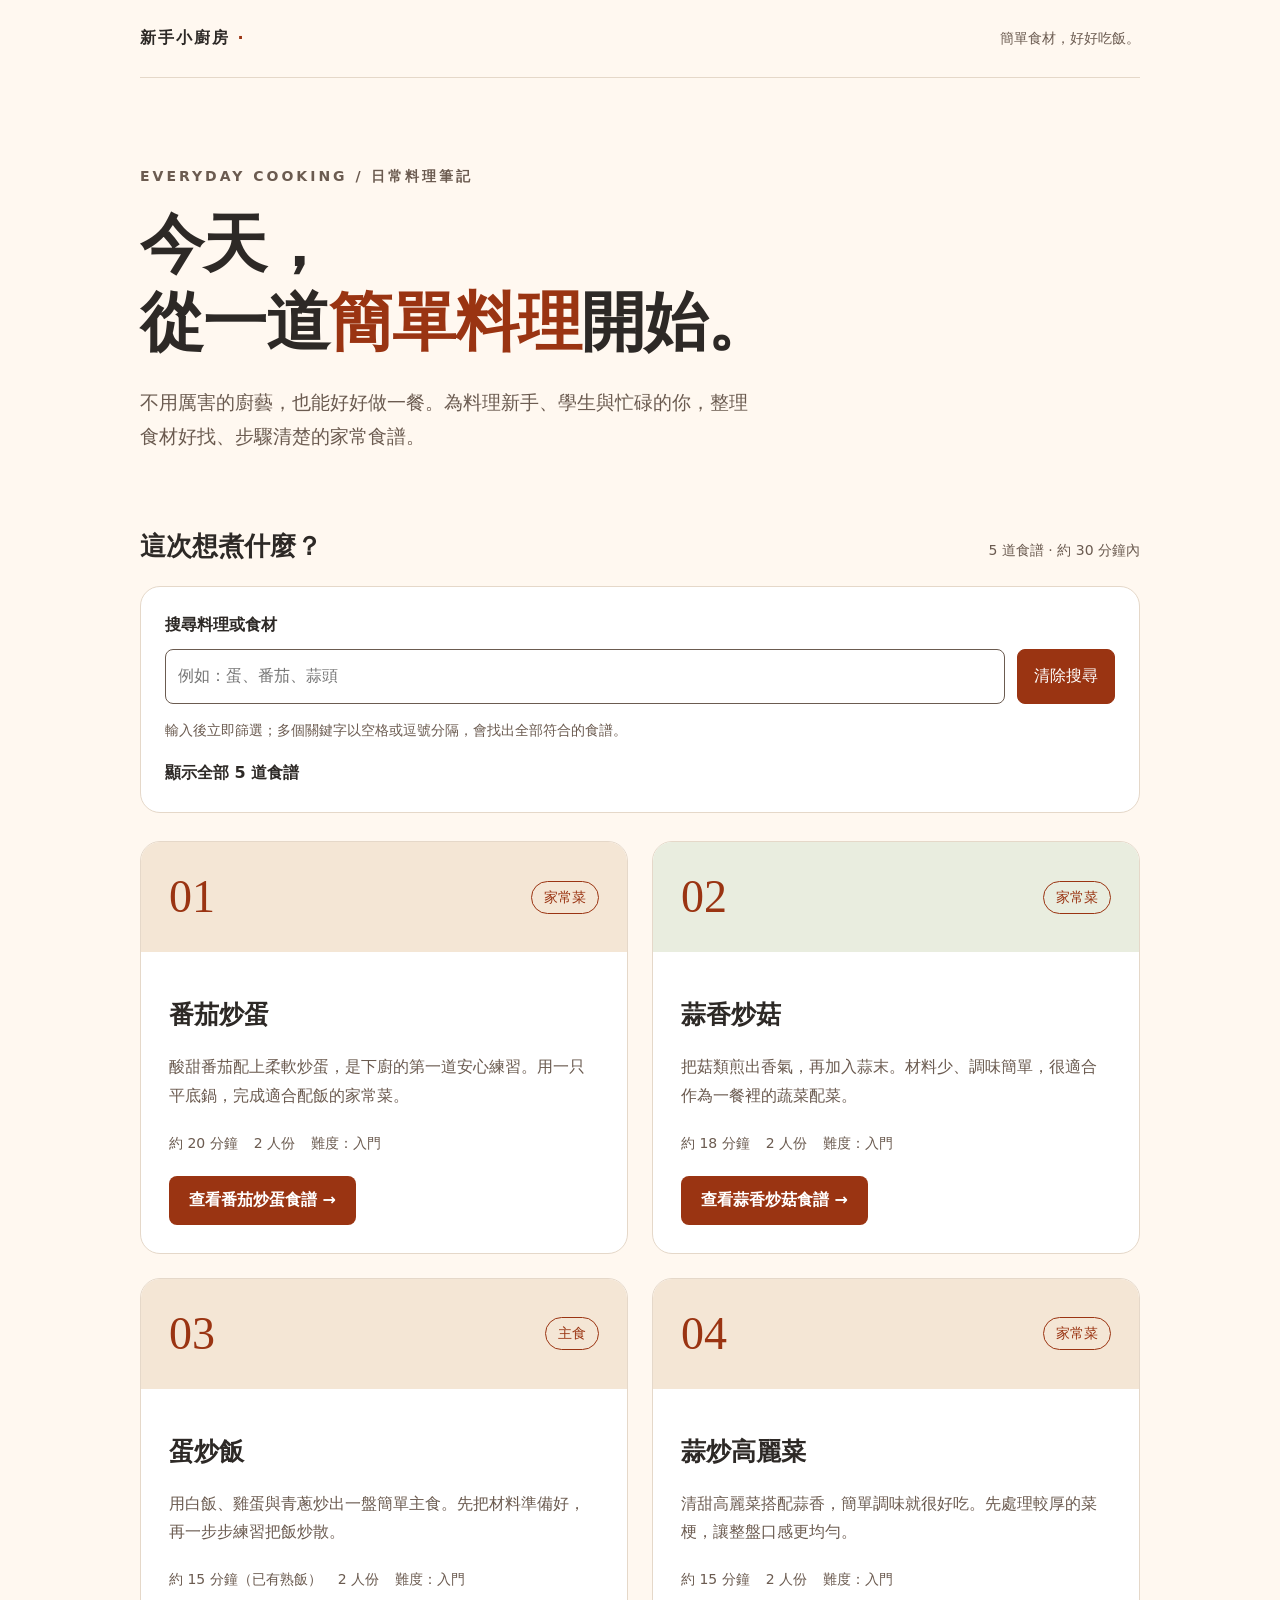
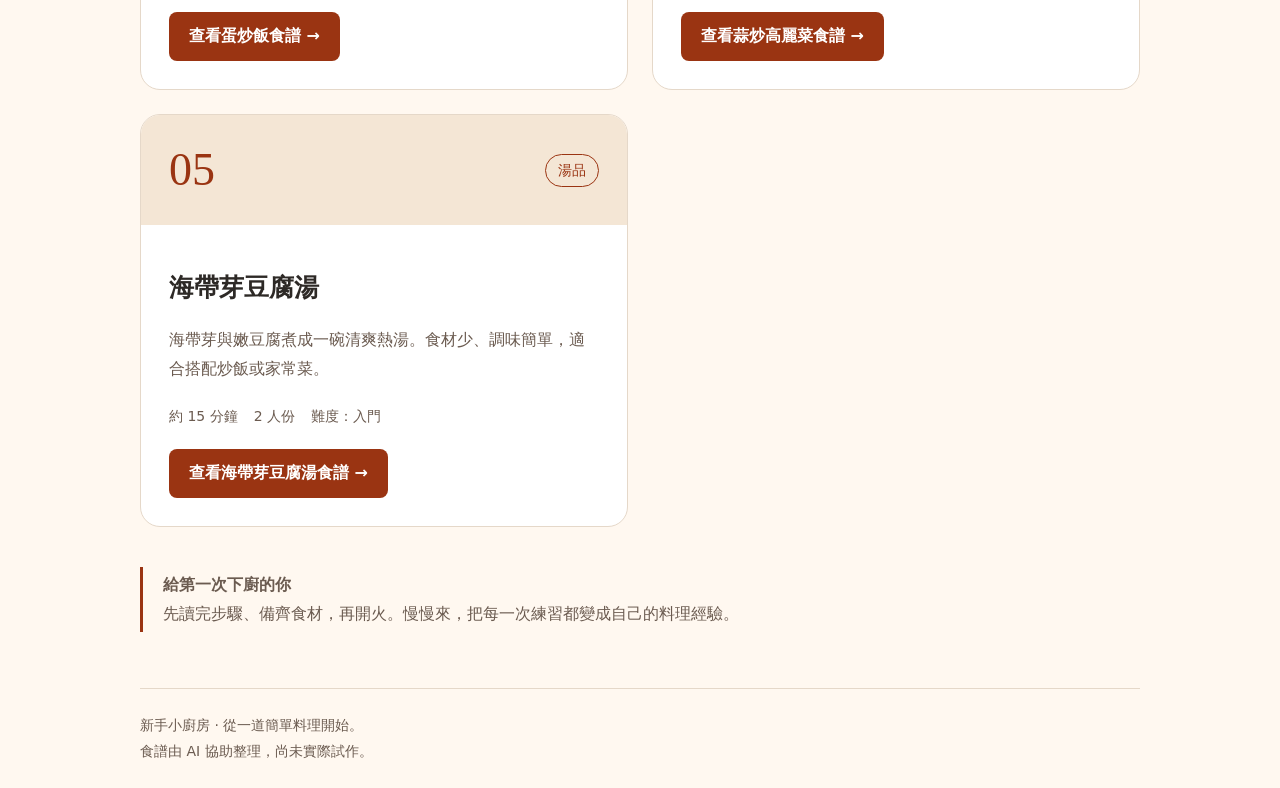
<file: index.html>
<!doctype html>
<html lang="zh-Hant"><head><meta charset="UTF-8"><meta name="viewport" content="width=device-width, initial-scale=1"><meta name="description" content="新手小廚房：容易上手的家常食譜，清楚列出食材、步驟與新手提醒。"><title>首頁｜新手小廚房</title><link rel="stylesheet" href="styles.css"><script src="search.js" defer></script></head><body><div class="wrap"><header class="masthead"><a class="brand" href="index.html">新手小廚房<span class="accent"> ·</span></a><span class="small">簡單食材，好好吃飯。</span></header><main><section class="hero"><p class="eyebrow">Everyday cooking / 日常料理筆記</p><h1>今天，<br>從一道<span class="accent">簡單料理</span>開始。</h1><p class="lead">不用厲害的廚藝，也能好好做一餐。為料理新手、學生與忙碌的你，整理食材好找、步驟清楚的家常食譜。</p></section><section aria-labelledby="recipes-title"><div class="section-head"><h2 id="recipes-title">這次想煮什麼？</h2><span class="small">5 道食譜 · 約 30 分鐘內</span></div><div class="search-box" id="search-box" hidden><label for="recipe-search">搜尋料理或食材</label><div class="search-row"><input id="recipe-search" type="search" placeholder="例如：蛋、番茄、蒜頭" aria-describedby="search-help" aria-controls="recipe-list" autocomplete="off"><button id="clear-search" type="button">清除搜尋</button></div><p id="search-help" class="small">輸入後立即篩選；多個關鍵字以空格或逗號分隔，會找出全部符合的食譜。</p><p id="search-status" role="status" aria-live="polite" aria-atomic="true"></p></div><div class="grid" id="recipe-list"><article class="card" data-search="番茄 雞蛋 食用油 水 鹽 砂糖 番茄炒蛋 蕃茄炒蛋 蕃茄"><div class="card-top"><span class="number">01</span><span class="tag">家常菜</span></div><div class="card-body"><h3>番茄炒蛋</h3><p>酸甜番茄配上柔軟炒蛋，是下廚的第一道安心練習。用一只平底鍋，完成適合配飯的家常菜。</p><div class="meta"><span>約 20 分鐘</span><span>2 人份</span><span>難度：入門</span></div><a class="button" href="recipes/tomato-scrambled-eggs.html">查看番茄炒蛋食譜 →</a></div></article><article class="card" data-search="鴻喜菇 蒜頭 食用油 醬油 黑胡椒 蒜香炒菇"><div class="card-top"><span class="number">02</span><span class="tag">家常菜</span></div><div class="card-body"><h3>蒜香炒菇</h3><p>把菇類煎出香氣，再加入蒜末。材料少、調味簡單，很適合作為一餐裡的蔬菜配菜。</p><div class="meta"><span>約 18 分鐘</span><span>2 人份</span><span>難度：入門</span></div><a class="button" href="recipes/garlic-mushrooms.html">查看蒜香炒菇食譜 →</a></div></article><article class="card" data-search="蛋炒飯 熟白飯 白飯 米飯 雞蛋 青蔥 食用油 醬油 白胡椒"><div class="card-top"><span class="number">03</span><span class="tag">主食</span></div><div class="card-body"><h3>蛋炒飯</h3><p>用白飯、雞蛋與青蔥炒出一盤簡單主食。先把材料準備好，再一步步練習把飯炒散。</p><div class="meta"><span>約 15 分鐘（已有熟飯）</span><span>2 人份</span><span>難度：入門</span></div><a class="button" href="recipes/egg-fried-rice.html">查看蛋炒飯食譜 →</a></div></article><article class="card" data-search="蒜炒高麗菜 高麗菜 包心菜 蒜頭 食用油 水 鹽"><div class="card-top"><span class="number">04</span><span class="tag">家常菜</span></div><div class="card-body"><h3>蒜炒高麗菜</h3><p>清甜高麗菜搭配蒜香，簡單調味就很好吃。先處理較厚的菜梗，讓整盤口感更均勻。</p><div class="meta"><span>約 15 分鐘</span><span>2 人份</span><span>難度：入門</span></div><a class="button" href="recipes/garlic-cabbage.html">查看蒜炒高麗菜食譜 →</a></div></article><article class="card" data-search="海帶芽豆腐湯 海帶芽 乾燥海帶芽 嫩豆腐 豆腐 青蔥 水 醬油 鹽 香油"><div class="card-top"><span class="number">05</span><span class="tag">湯品</span></div><div class="card-body"><h3>海帶芽豆腐湯</h3><p>海帶芽與嫩豆腐煮成一碗清爽熱湯。食材少、調味簡單，適合搭配炒飯或家常菜。</p><div class="meta"><span>約 15 分鐘</span><span>2 人份</span><span>難度：入門</span></div><a class="button" href="recipes/wakame-tofu-soup.html">查看海帶芽豆腐湯食譜 →</a></div></article></div><p id="empty-search" class="note" hidden>目前沒有符合的食譜，試試其他關鍵字，或按「清除搜尋」查看全部料理。</p></section><aside class="note"><strong>給第一次下廚的你</strong><br>先讀完步驟、備齊食材，再開火。慢慢來，把每一次練習都變成自己的料理經驗。</aside></main><footer>新手小廚房 · 從一道簡單料理開始。<br>食譜由 AI 協助整理，尚未實際試作。</footer></div></body></html>
</file>
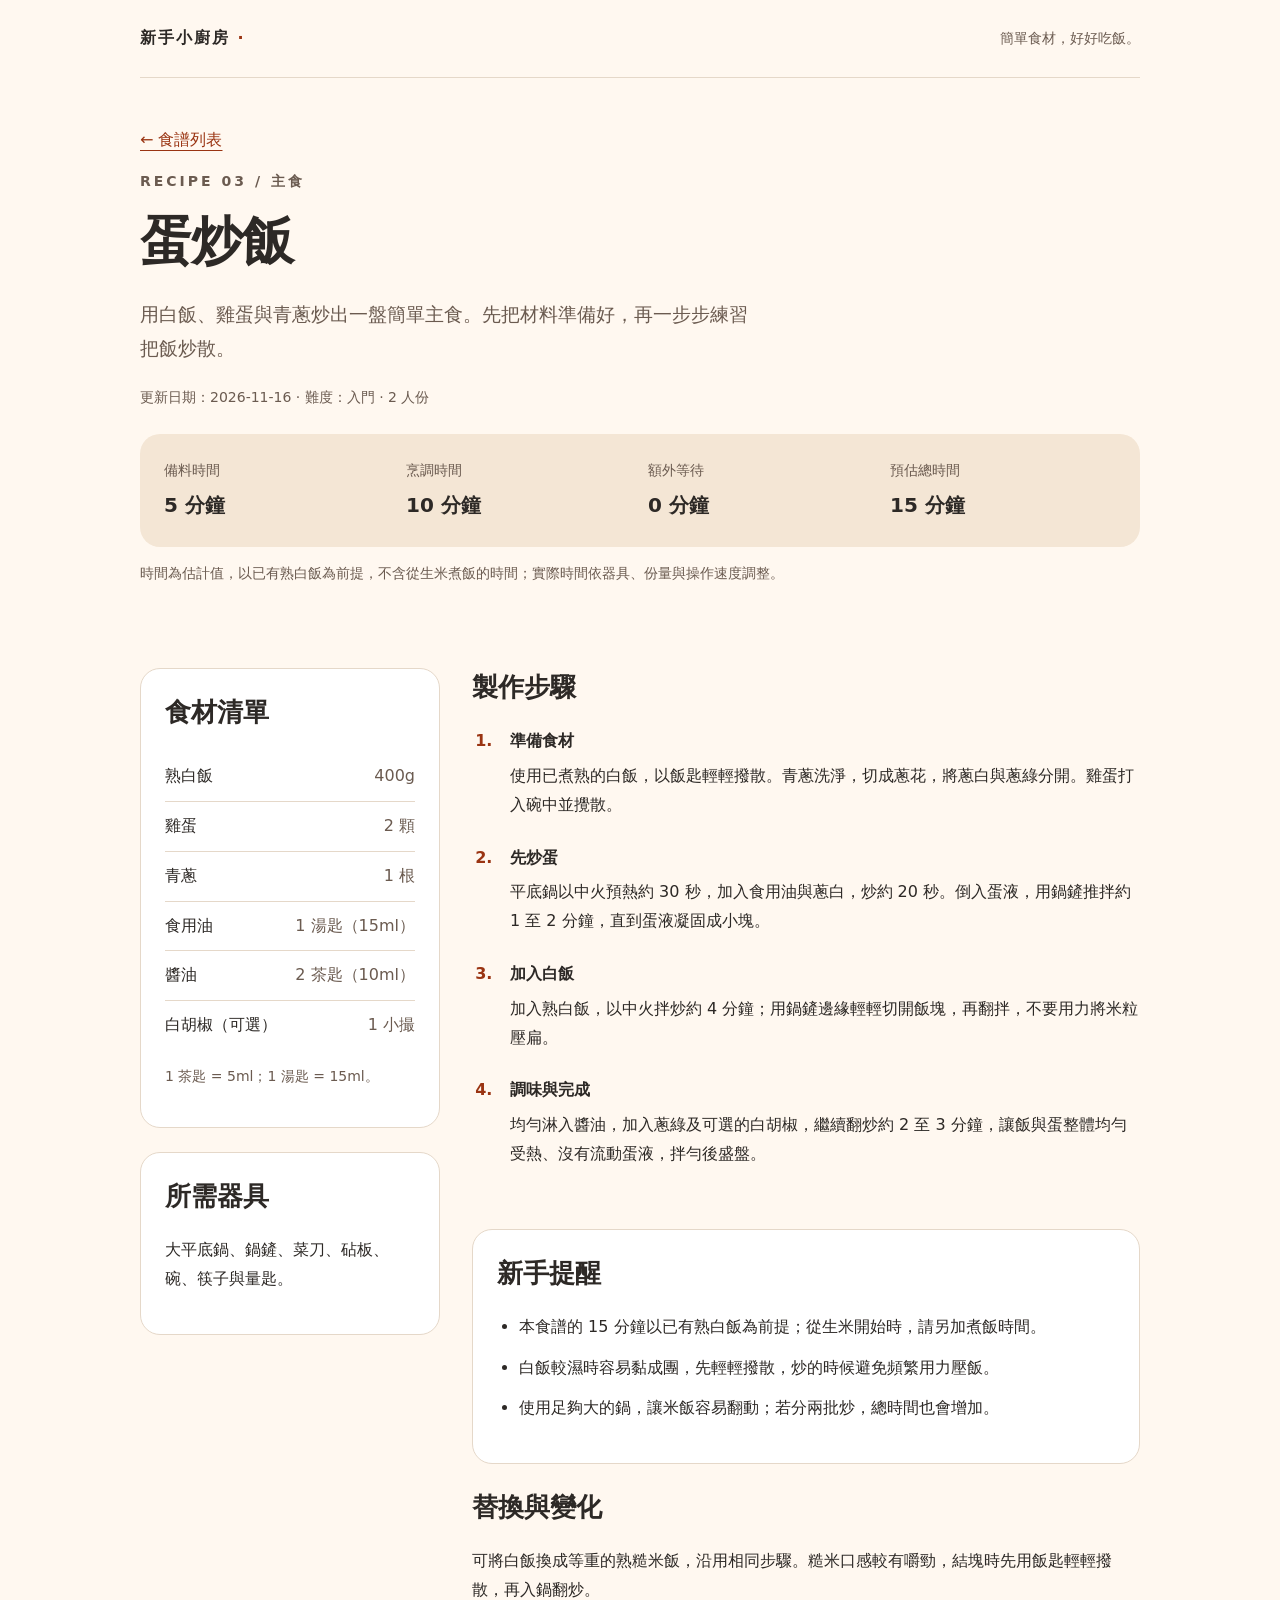
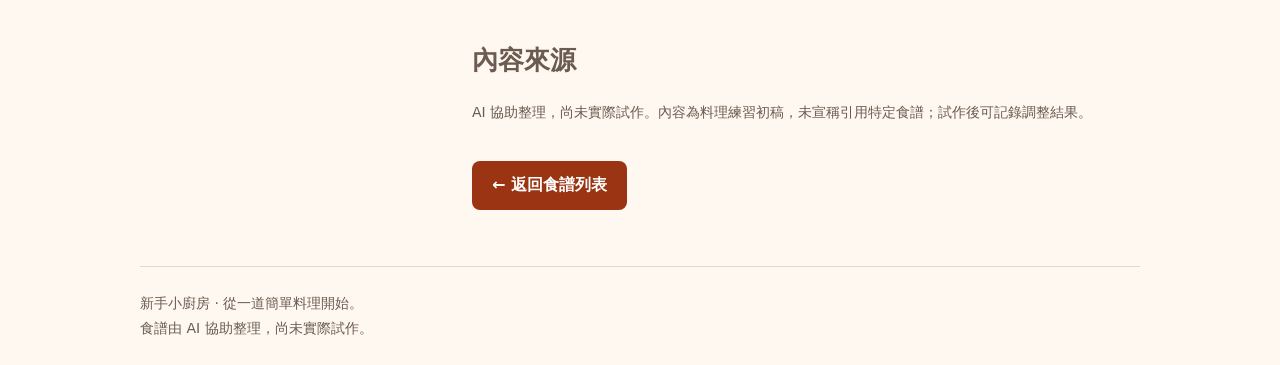
<file: recipes/egg-fried-rice.html>
<!doctype html>
<html lang="zh-Hant"><head><meta charset="UTF-8"><meta name="viewport" content="width=device-width, initial-scale=1"><meta name="description" content="新手小廚房：容易上手的家常食譜，清楚列出食材、步驟與新手提醒。"><title>蛋炒飯｜新手小廚房</title><link rel="stylesheet" href="../styles.css"></head><body><div class="wrap"><header class="masthead"><a class="brand" href="../index.html">新手小廚房<span class="accent"> ·</span></a><span class="small">簡單食材，好好吃飯。</span></header><main><div class="recipe-header"><a href="../index.html">← 食譜列表</a><p class="eyebrow">Recipe 03 / 主食</p><h1>蛋炒飯</h1><p class="lead">用白飯、雞蛋與青蔥炒出一盤簡單主食。先把材料準備好，再一步步練習把飯炒散。</p><p class="small">更新日期：2026-11-16 · 難度：入門 · 2 人份</p><dl class="facts"><div><dt>備料時間</dt><dd>5 分鐘</dd></div><div><dt>烹調時間</dt><dd>10 分鐘</dd></div><div><dt>額外等待</dt><dd>0 分鐘</dd></div><div><dt>預估總時間</dt><dd>15 分鐘</dd></div></dl><p class="small">時間為估計值，以已有熟白飯為前提，不含從生米煮飯的時間；實際時間依器具、份量與操作速度調整。</p></div><div class="recipe-layout"><aside><section class="panel"><h2>食材清單</h2><ul class="ingredients"><li><span>熟白飯</span><span>400g</span></li><li><span>雞蛋</span><span>2 顆</span></li><li><span>青蔥</span><span>1 根</span></li><li><span>食用油</span><span>1 湯匙（15ml）</span></li><li><span>醬油</span><span>2 茶匙（10ml）</span></li><li><span>白胡椒（可選）</span><span>1 小撮</span></li></ul><p class="small">1 茶匙 = 5ml；1 湯匙 = 15ml。</p></section><section class="panel"><h2>所需器具</h2><p>大平底鍋、鍋鏟、菜刀、砧板、碗、筷子與量匙。</p></section></aside><div><section class="content"><h2>製作步驟</h2><ol class="steps"><li><strong>準備食材</strong>使用已煮熟的白飯，以飯匙輕輕撥散。青蔥洗淨，切成蔥花，將蔥白與蔥綠分開。雞蛋打入碗中並攪散。</li><li><strong>先炒蛋</strong>平底鍋以中火預熱約 30 秒，加入食用油與蔥白，炒約 20 秒。倒入蛋液，用鍋鏟推拌約 1 至 2 分鐘，直到蛋液凝固成小塊。</li><li><strong>加入白飯</strong>加入熟白飯，以中火拌炒約 4 分鐘；用鍋鏟邊緣輕輕切開飯塊，再翻拌，不要用力將米粒壓扁。</li><li><strong>調味與完成</strong>均勻淋入醬油，加入蔥綠及可選的白胡椒，繼續翻炒約 2 至 3 分鐘，讓飯與蛋整體均勻受熱、沒有流動蛋液，拌勻後盛盤。</li></ol></section><section class="panel"><h2>新手提醒</h2><ul class="tips"><li>本食譜的 15 分鐘以已有熟白飯為前提；從生米開始時，請另加煮飯時間。</li><li>白飯較濕時容易黏成團，先輕輕撥散，炒的時候避免頻繁用力壓飯。</li><li>使用足夠大的鍋，讓米飯容易翻動；若分兩批炒，總時間也會增加。</li></ul></section><section class="content"><h2>替換與變化</h2><p>可將白飯換成等重的熟糙米飯，沿用相同步驟。糙米口感較有嚼勁，結塊時先用飯匙輕輕撥散，再入鍋翻炒。</p></section><section class="content source"><h2>內容來源</h2><p>AI 協助整理，尚未實際試作。內容為料理練習初稿，未宣稱引用特定食譜；試作後可記錄調整結果。</p></section><a class="button" href="../index.html">← 返回食譜列表</a></div></div></main><footer>新手小廚房 · 從一道簡單料理開始。<br>食譜由 AI 協助整理，尚未實際試作。</footer></div></body></html>
</file>
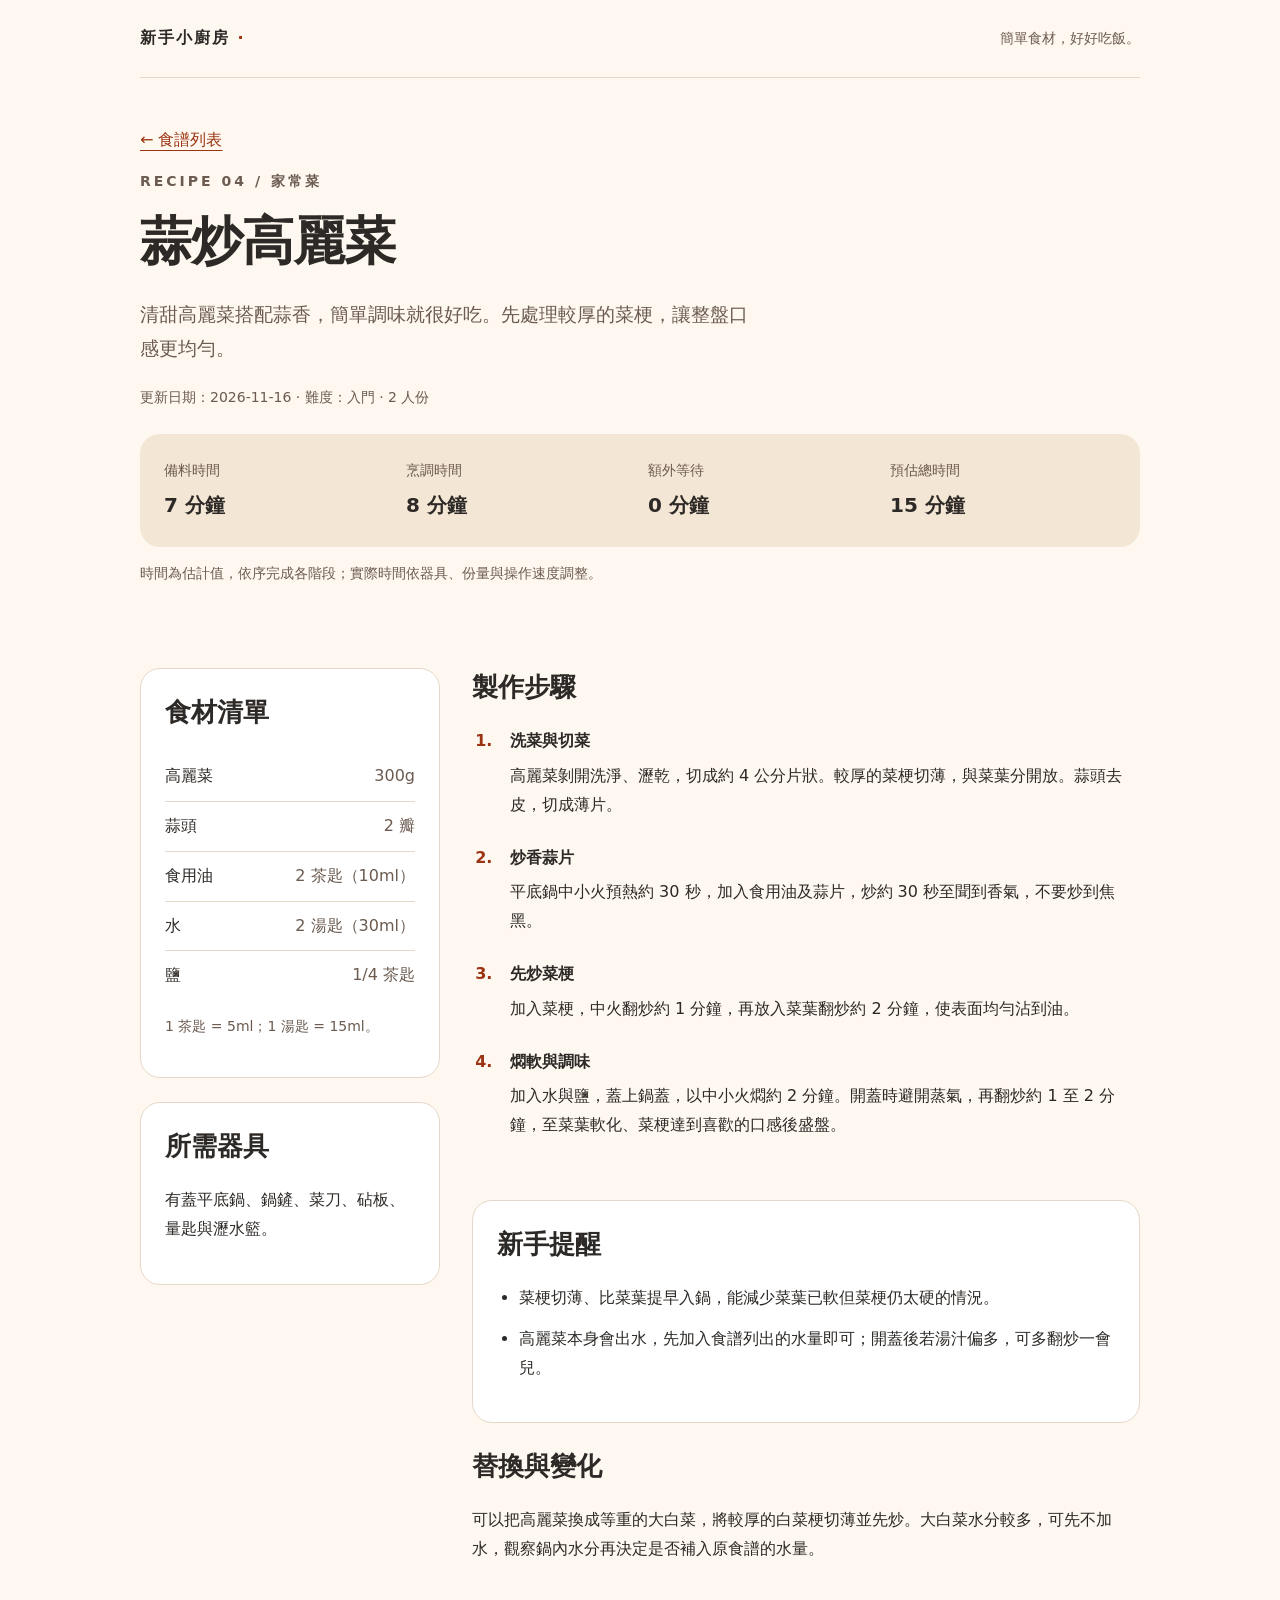
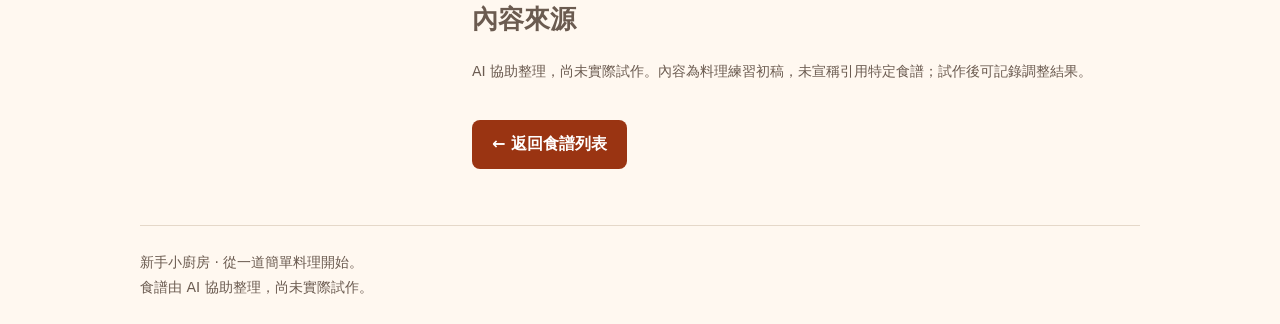
<file: recipes/garlic-cabbage.html>
<!doctype html>
<html lang="zh-Hant"><head><meta charset="UTF-8"><meta name="viewport" content="width=device-width, initial-scale=1"><meta name="description" content="新手小廚房：容易上手的家常食譜，清楚列出食材、步驟與新手提醒。"><title>蒜炒高麗菜｜新手小廚房</title><link rel="stylesheet" href="../styles.css"></head><body><div class="wrap"><header class="masthead"><a class="brand" href="../index.html">新手小廚房<span class="accent"> ·</span></a><span class="small">簡單食材，好好吃飯。</span></header><main><div class="recipe-header"><a href="../index.html">← 食譜列表</a><p class="eyebrow">Recipe 04 / 家常菜</p><h1>蒜炒高麗菜</h1><p class="lead">清甜高麗菜搭配蒜香，簡單調味就很好吃。先處理較厚的菜梗，讓整盤口感更均勻。</p><p class="small">更新日期：2026-11-16 · 難度：入門 · 2 人份</p><dl class="facts"><div><dt>備料時間</dt><dd>7 分鐘</dd></div><div><dt>烹調時間</dt><dd>8 分鐘</dd></div><div><dt>額外等待</dt><dd>0 分鐘</dd></div><div><dt>預估總時間</dt><dd>15 分鐘</dd></div></dl><p class="small">時間為估計值，依序完成各階段；實際時間依器具、份量與操作速度調整。</p></div><div class="recipe-layout"><aside><section class="panel"><h2>食材清單</h2><ul class="ingredients"><li><span>高麗菜</span><span>300g</span></li><li><span>蒜頭</span><span>2 瓣</span></li><li><span>食用油</span><span>2 茶匙（10ml）</span></li><li><span>水</span><span>2 湯匙（30ml）</span></li><li><span>鹽</span><span>1/4 茶匙</span></li></ul><p class="small">1 茶匙 = 5ml；1 湯匙 = 15ml。</p></section><section class="panel"><h2>所需器具</h2><p>有蓋平底鍋、鍋鏟、菜刀、砧板、量匙與瀝水籃。</p></section></aside><div><section class="content"><h2>製作步驟</h2><ol class="steps"><li><strong>洗菜與切菜</strong>高麗菜剝開洗淨、瀝乾，切成約 4 公分片狀。較厚的菜梗切薄，與菜葉分開放。蒜頭去皮，切成薄片。</li><li><strong>炒香蒜片</strong>平底鍋中小火預熱約 30 秒，加入食用油及蒜片，炒約 30 秒至聞到香氣，不要炒到焦黑。</li><li><strong>先炒菜梗</strong>加入菜梗，中火翻炒約 1 分鐘，再放入菜葉翻炒約 2 分鐘，使表面均勻沾到油。</li><li><strong>燜軟與調味</strong>加入水與鹽，蓋上鍋蓋，以中小火燜約 2 分鐘。開蓋時避開蒸氣，再翻炒約 1 至 2 分鐘，至菜葉軟化、菜梗達到喜歡的口感後盛盤。</li></ol></section><section class="panel"><h2>新手提醒</h2><ul class="tips"><li>菜梗切薄、比菜葉提早入鍋，能減少菜葉已軟但菜梗仍太硬的情況。</li><li>高麗菜本身會出水，先加入食譜列出的水量即可；開蓋後若湯汁偏多，可多翻炒一會兒。</li></ul></section><section class="content"><h2>替換與變化</h2><p>可以把高麗菜換成等重的大白菜，將較厚的白菜梗切薄並先炒。大白菜水分較多，可先不加水，觀察鍋內水分再決定是否補入原食譜的水量。</p></section><section class="content source"><h2>內容來源</h2><p>AI 協助整理，尚未實際試作。內容為料理練習初稿，未宣稱引用特定食譜；試作後可記錄調整結果。</p></section><a class="button" href="../index.html">← 返回食譜列表</a></div></div></main><footer>新手小廚房 · 從一道簡單料理開始。<br>食譜由 AI 協助整理，尚未實際試作。</footer></div></body></html>
</file>
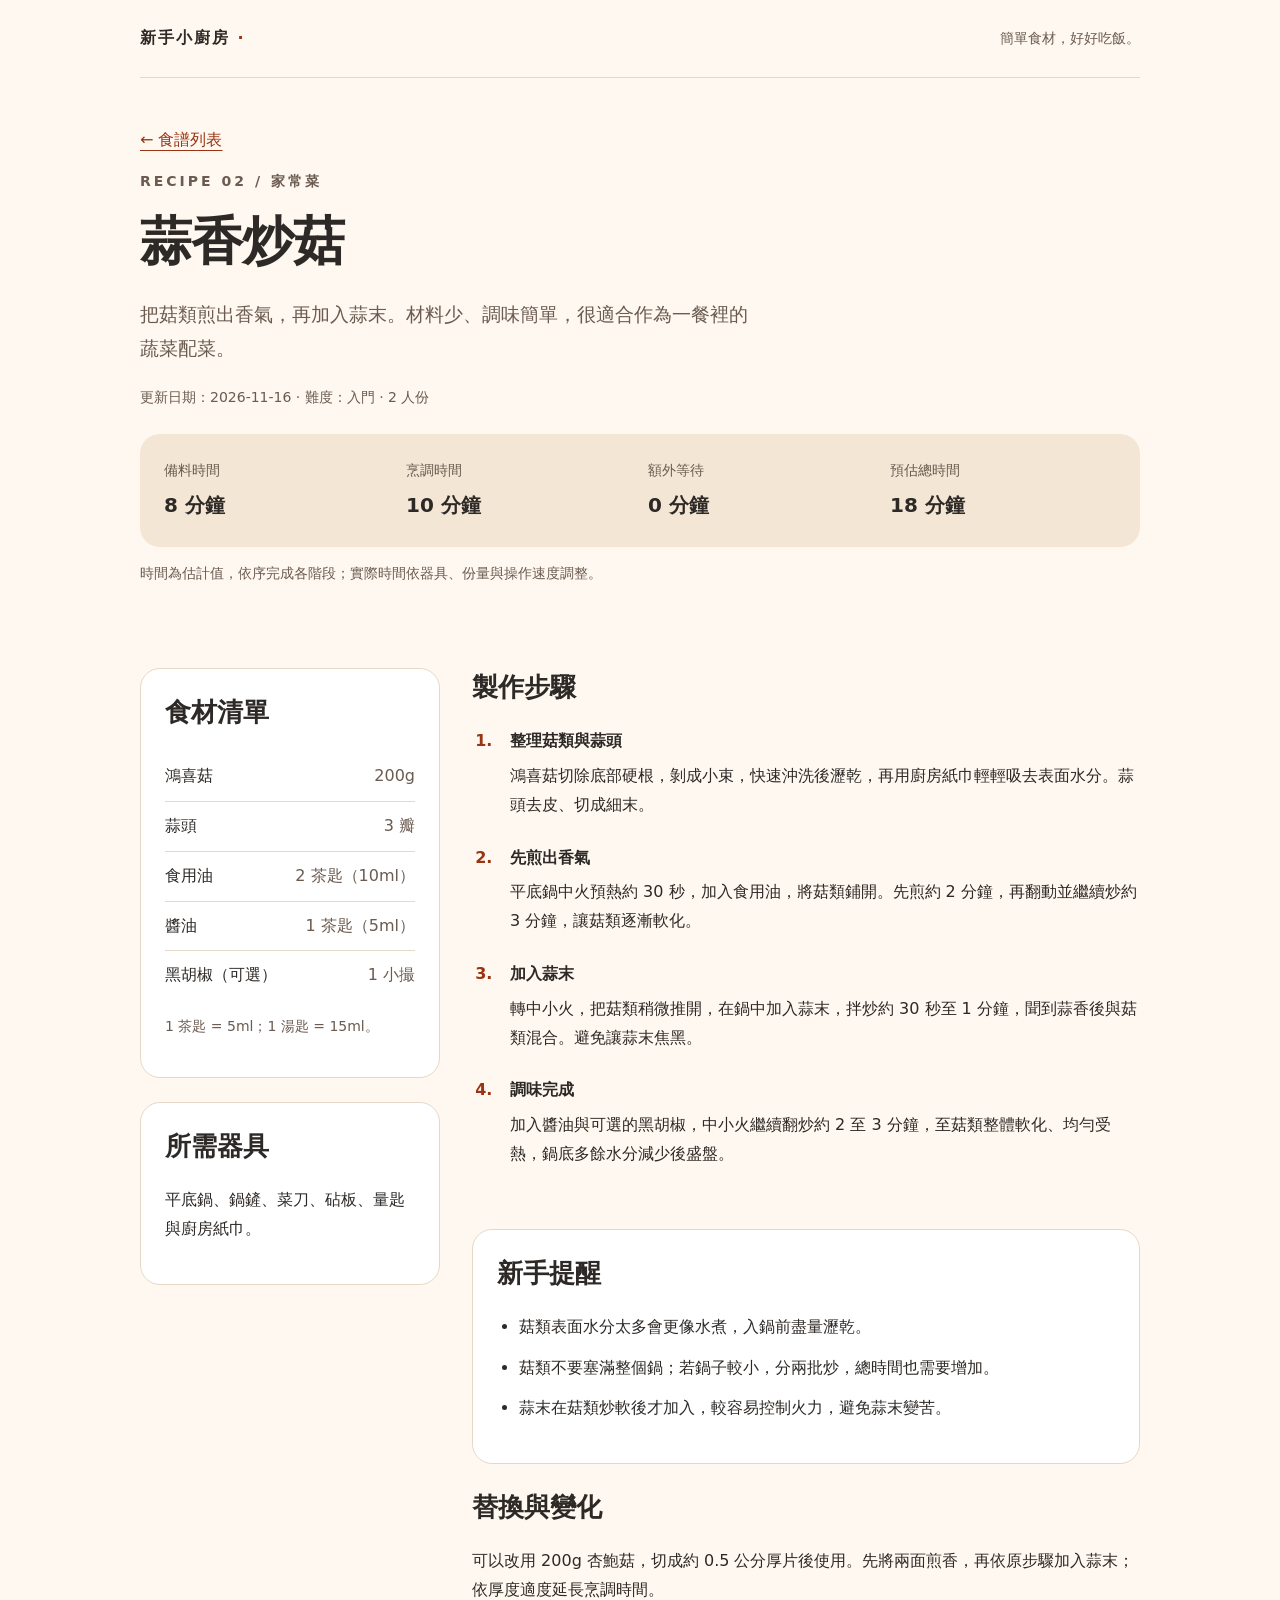
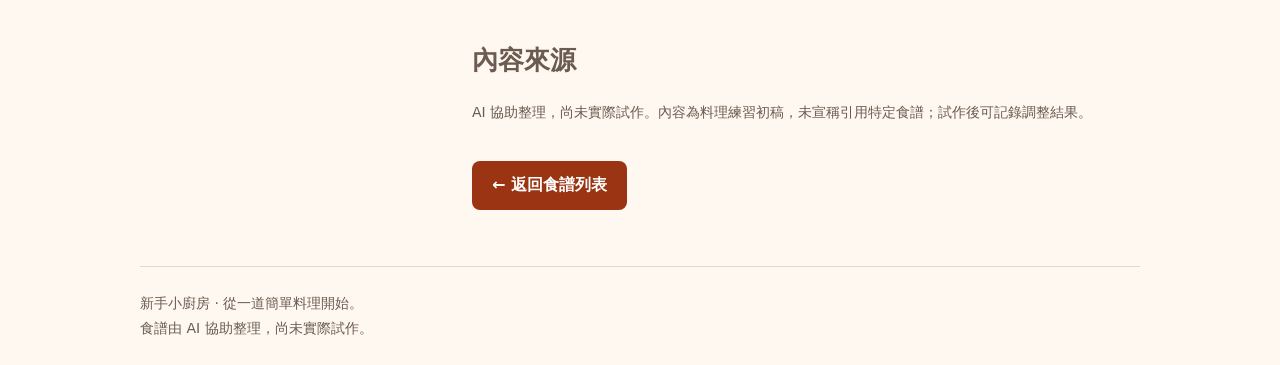
<file: recipes/garlic-mushrooms.html>
<!doctype html>
<html lang="zh-Hant"><head><meta charset="UTF-8"><meta name="viewport" content="width=device-width, initial-scale=1"><meta name="description" content="新手小廚房：容易上手的家常食譜，清楚列出食材、步驟與新手提醒。"><title>蒜香炒菇｜新手小廚房</title><link rel="stylesheet" href="../styles.css"></head><body><div class="wrap"><header class="masthead"><a class="brand" href="../index.html">新手小廚房<span class="accent"> ·</span></a><span class="small">簡單食材，好好吃飯。</span></header><main><div class="recipe-header"><a href="../index.html">← 食譜列表</a><p class="eyebrow">Recipe 02 / 家常菜</p><h1>蒜香炒菇</h1><p class="lead">把菇類煎出香氣，再加入蒜末。材料少、調味簡單，很適合作為一餐裡的蔬菜配菜。</p><p class="small">更新日期：2026-11-16 · 難度：入門 · 2 人份</p><dl class="facts"><div><dt>備料時間</dt><dd>8 分鐘</dd></div><div><dt>烹調時間</dt><dd>10 分鐘</dd></div><div><dt>額外等待</dt><dd>0 分鐘</dd></div><div><dt>預估總時間</dt><dd>18 分鐘</dd></div></dl><p class="small">時間為估計值，依序完成各階段；實際時間依器具、份量與操作速度調整。</p></div><div class="recipe-layout"><aside><section class="panel"><h2>食材清單</h2><ul class="ingredients"><li><span>鴻喜菇</span><span>200g</span></li><li><span>蒜頭</span><span>3 瓣</span></li><li><span>食用油</span><span>2 茶匙（10ml）</span></li><li><span>醬油</span><span>1 茶匙（5ml）</span></li><li><span>黑胡椒（可選）</span><span>1 小撮</span></li></ul><p class="small">1 茶匙 = 5ml；1 湯匙 = 15ml。</p></section><section class="panel"><h2>所需器具</h2><p>平底鍋、鍋鏟、菜刀、砧板、量匙與廚房紙巾。</p></section></aside><div><section class="content"><h2>製作步驟</h2><ol class="steps"><li><strong>整理菇類與蒜頭</strong>鴻喜菇切除底部硬根，剝成小束，快速沖洗後瀝乾，再用廚房紙巾輕輕吸去表面水分。蒜頭去皮、切成細末。</li><li><strong>先煎出香氣</strong>平底鍋中火預熱約 30 秒，加入食用油，將菇類鋪開。先煎約 2 分鐘，再翻動並繼續炒約 3 分鐘，讓菇類逐漸軟化。</li><li><strong>加入蒜末</strong>轉中小火，把菇類稍微推開，在鍋中加入蒜末，拌炒約 30 秒至 1 分鐘，聞到蒜香後與菇類混合。避免讓蒜末焦黑。</li><li><strong>調味完成</strong>加入醬油與可選的黑胡椒，中小火繼續翻炒約 2 至 3 分鐘，至菇類整體軟化、均勻受熱，鍋底多餘水分減少後盛盤。</li></ol></section><section class="panel"><h2>新手提醒</h2><ul class="tips"><li>菇類表面水分太多會更像水煮，入鍋前盡量瀝乾。</li><li>菇類不要塞滿整個鍋；若鍋子較小，分兩批炒，總時間也需要增加。</li><li>蒜末在菇類炒軟後才加入，較容易控制火力，避免蒜末變苦。</li></ul></section><section class="content"><h2>替換與變化</h2><p>可以改用 200g 杏鮑菇，切成約 0.5 公分厚片後使用。先將兩面煎香，再依原步驟加入蒜末；依厚度適度延長烹調時間。</p></section><section class="content source"><h2>內容來源</h2><p>AI 協助整理，尚未實際試作。內容為料理練習初稿，未宣稱引用特定食譜；試作後可記錄調整結果。</p></section><a class="button" href="../index.html">← 返回食譜列表</a></div></div></main><footer>新手小廚房 · 從一道簡單料理開始。<br>食譜由 AI 協助整理，尚未實際試作。</footer></div></body></html>
</file>
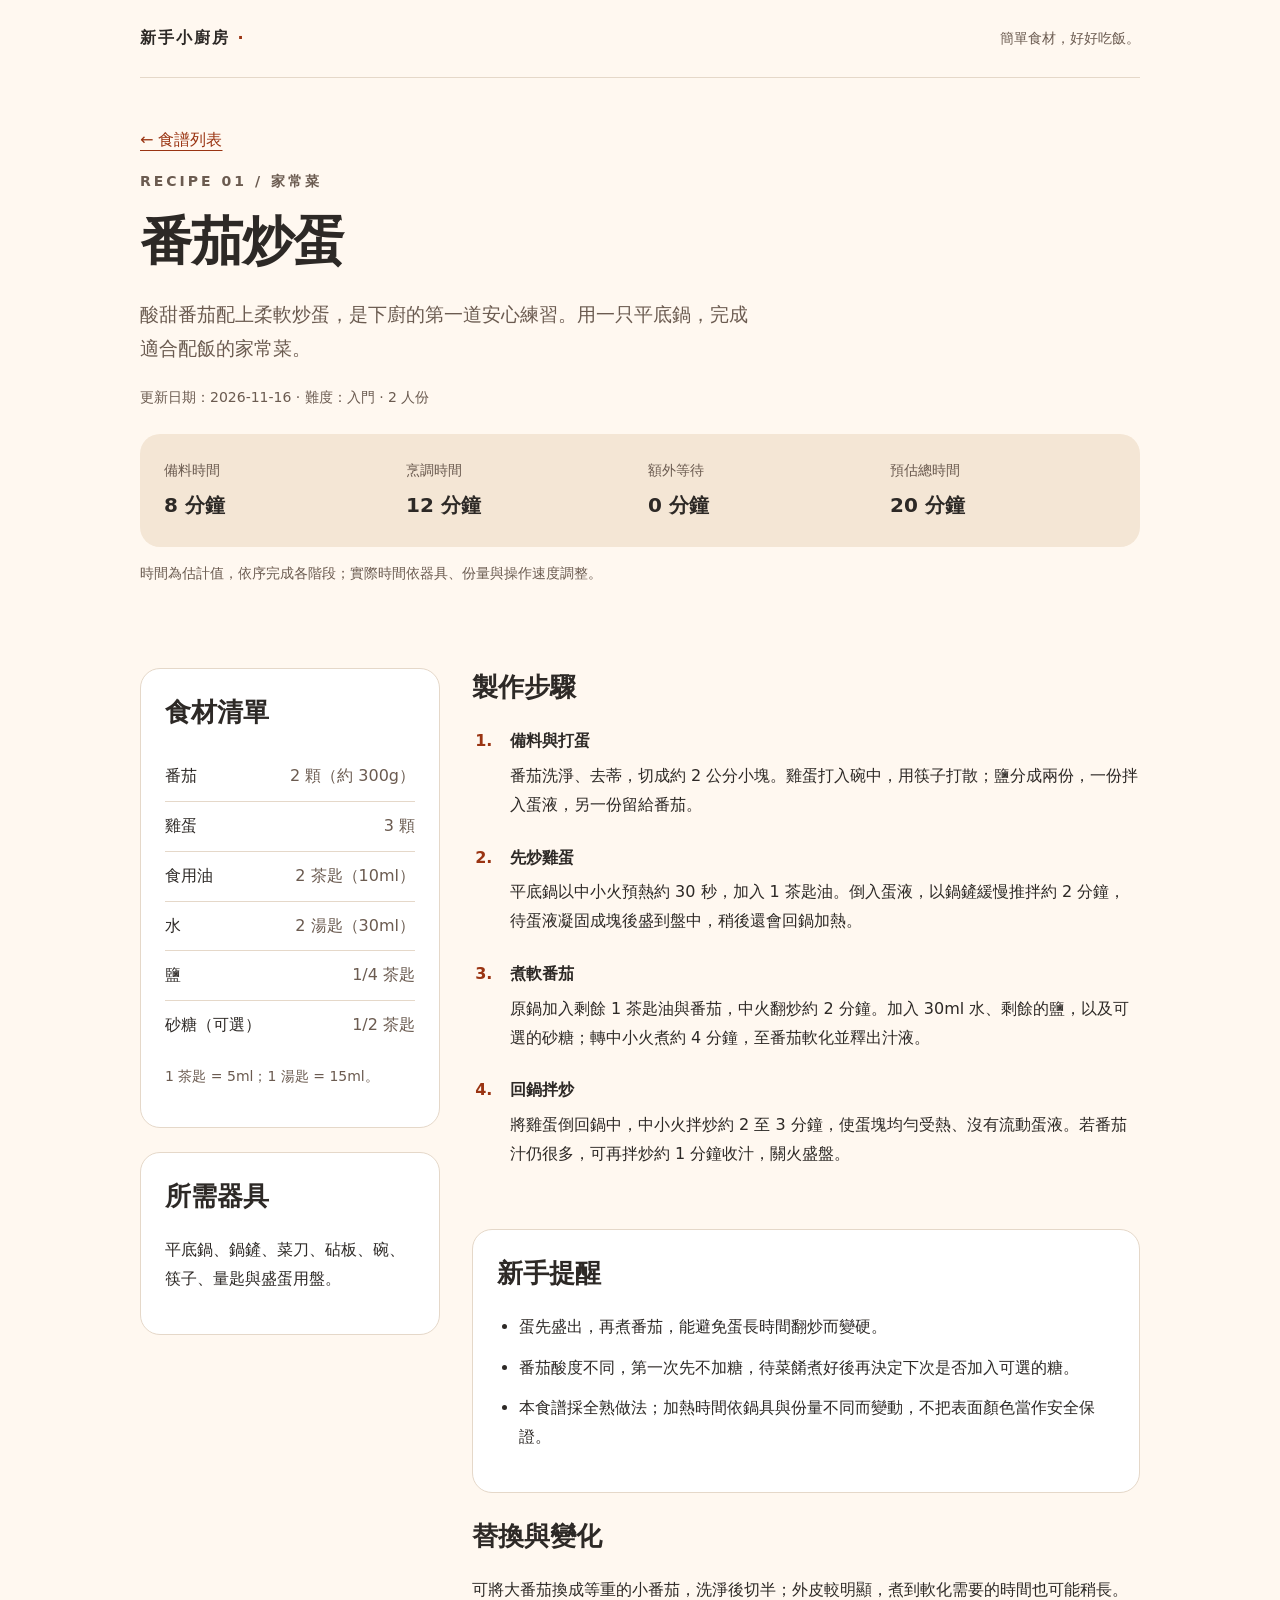
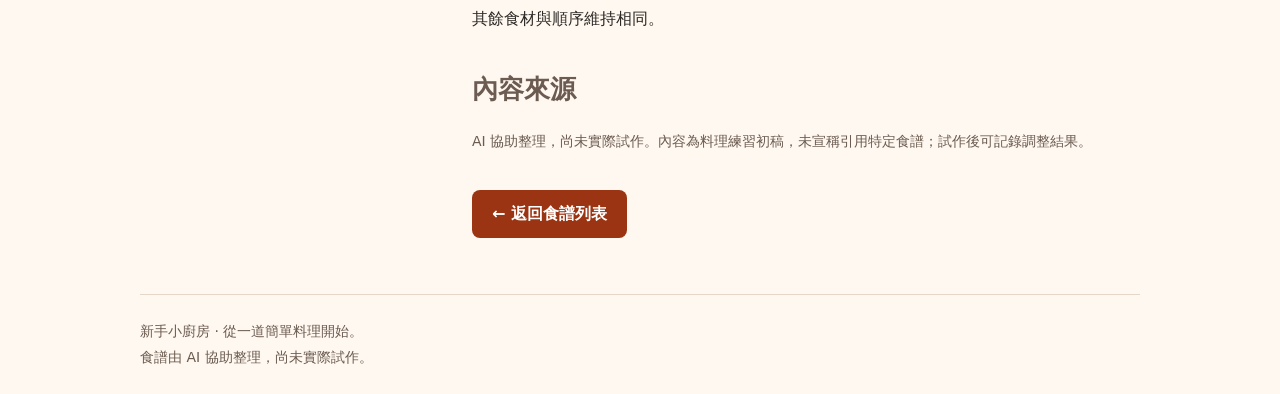
<file: recipes/tomato-scrambled-eggs.html>
<!doctype html>
<html lang="zh-Hant"><head><meta charset="UTF-8"><meta name="viewport" content="width=device-width, initial-scale=1"><meta name="description" content="新手小廚房：容易上手的家常食譜，清楚列出食材、步驟與新手提醒。"><title>番茄炒蛋｜新手小廚房</title><link rel="stylesheet" href="../styles.css"></head><body><div class="wrap"><header class="masthead"><a class="brand" href="../index.html">新手小廚房<span class="accent"> ·</span></a><span class="small">簡單食材，好好吃飯。</span></header><main><div class="recipe-header"><a href="../index.html">← 食譜列表</a><p class="eyebrow">Recipe 01 / 家常菜</p><h1>番茄炒蛋</h1><p class="lead">酸甜番茄配上柔軟炒蛋，是下廚的第一道安心練習。用一只平底鍋，完成適合配飯的家常菜。</p><p class="small">更新日期：2026-11-16 · 難度：入門 · 2 人份</p><dl class="facts"><div><dt>備料時間</dt><dd>8 分鐘</dd></div><div><dt>烹調時間</dt><dd>12 分鐘</dd></div><div><dt>額外等待</dt><dd>0 分鐘</dd></div><div><dt>預估總時間</dt><dd>20 分鐘</dd></div></dl><p class="small">時間為估計值，依序完成各階段；實際時間依器具、份量與操作速度調整。</p></div><div class="recipe-layout"><aside><section class="panel"><h2>食材清單</h2><ul class="ingredients"><li><span>番茄</span><span>2 顆（約 300g）</span></li><li><span>雞蛋</span><span>3 顆</span></li><li><span>食用油</span><span>2 茶匙（10ml）</span></li><li><span>水</span><span>2 湯匙（30ml）</span></li><li><span>鹽</span><span>1/4 茶匙</span></li><li><span>砂糖（可選）</span><span>1/2 茶匙</span></li></ul><p class="small">1 茶匙 = 5ml；1 湯匙 = 15ml。</p></section><section class="panel"><h2>所需器具</h2><p>平底鍋、鍋鏟、菜刀、砧板、碗、筷子、量匙與盛蛋用盤。</p></section></aside><div><section class="content"><h2>製作步驟</h2><ol class="steps"><li><strong>備料與打蛋</strong>番茄洗淨、去蒂，切成約 2 公分小塊。雞蛋打入碗中，用筷子打散；鹽分成兩份，一份拌入蛋液，另一份留給番茄。</li><li><strong>先炒雞蛋</strong>平底鍋以中小火預熱約 30 秒，加入 1 茶匙油。倒入蛋液，以鍋鏟緩慢推拌約 2 分鐘，待蛋液凝固成塊後盛到盤中，稍後還會回鍋加熱。</li><li><strong>煮軟番茄</strong>原鍋加入剩餘 1 茶匙油與番茄，中火翻炒約 2 分鐘。加入 30ml 水、剩餘的鹽，以及可選的砂糖；轉中小火煮約 4 分鐘，至番茄軟化並釋出汁液。</li><li><strong>回鍋拌炒</strong>將雞蛋倒回鍋中，中小火拌炒約 2 至 3 分鐘，使蛋塊均勻受熱、沒有流動蛋液。若番茄汁仍很多，可再拌炒約 1 分鐘收汁，關火盛盤。</li></ol></section><section class="panel"><h2>新手提醒</h2><ul class="tips"><li>蛋先盛出，再煮番茄，能避免蛋長時間翻炒而變硬。</li><li>番茄酸度不同，第一次先不加糖，待菜餚煮好後再決定下次是否加入可選的糖。</li><li>本食譜採全熟做法；加熱時間依鍋具與份量不同而變動，不把表面顏色當作安全保證。</li></ul></section><section class="content"><h2>替換與變化</h2><p>可將大番茄換成等重的小番茄，洗淨後切半；外皮較明顯，煮到軟化需要的時間也可能稍長。其餘食材與順序維持相同。</p></section><section class="content source"><h2>內容來源</h2><p>AI 協助整理，尚未實際試作。內容為料理練習初稿，未宣稱引用特定食譜；試作後可記錄調整結果。</p></section><a class="button" href="../index.html">← 返回食譜列表</a></div></div></main><footer>新手小廚房 · 從一道簡單料理開始。<br>食譜由 AI 協助整理，尚未實際試作。</footer></div></body></html>
</file>
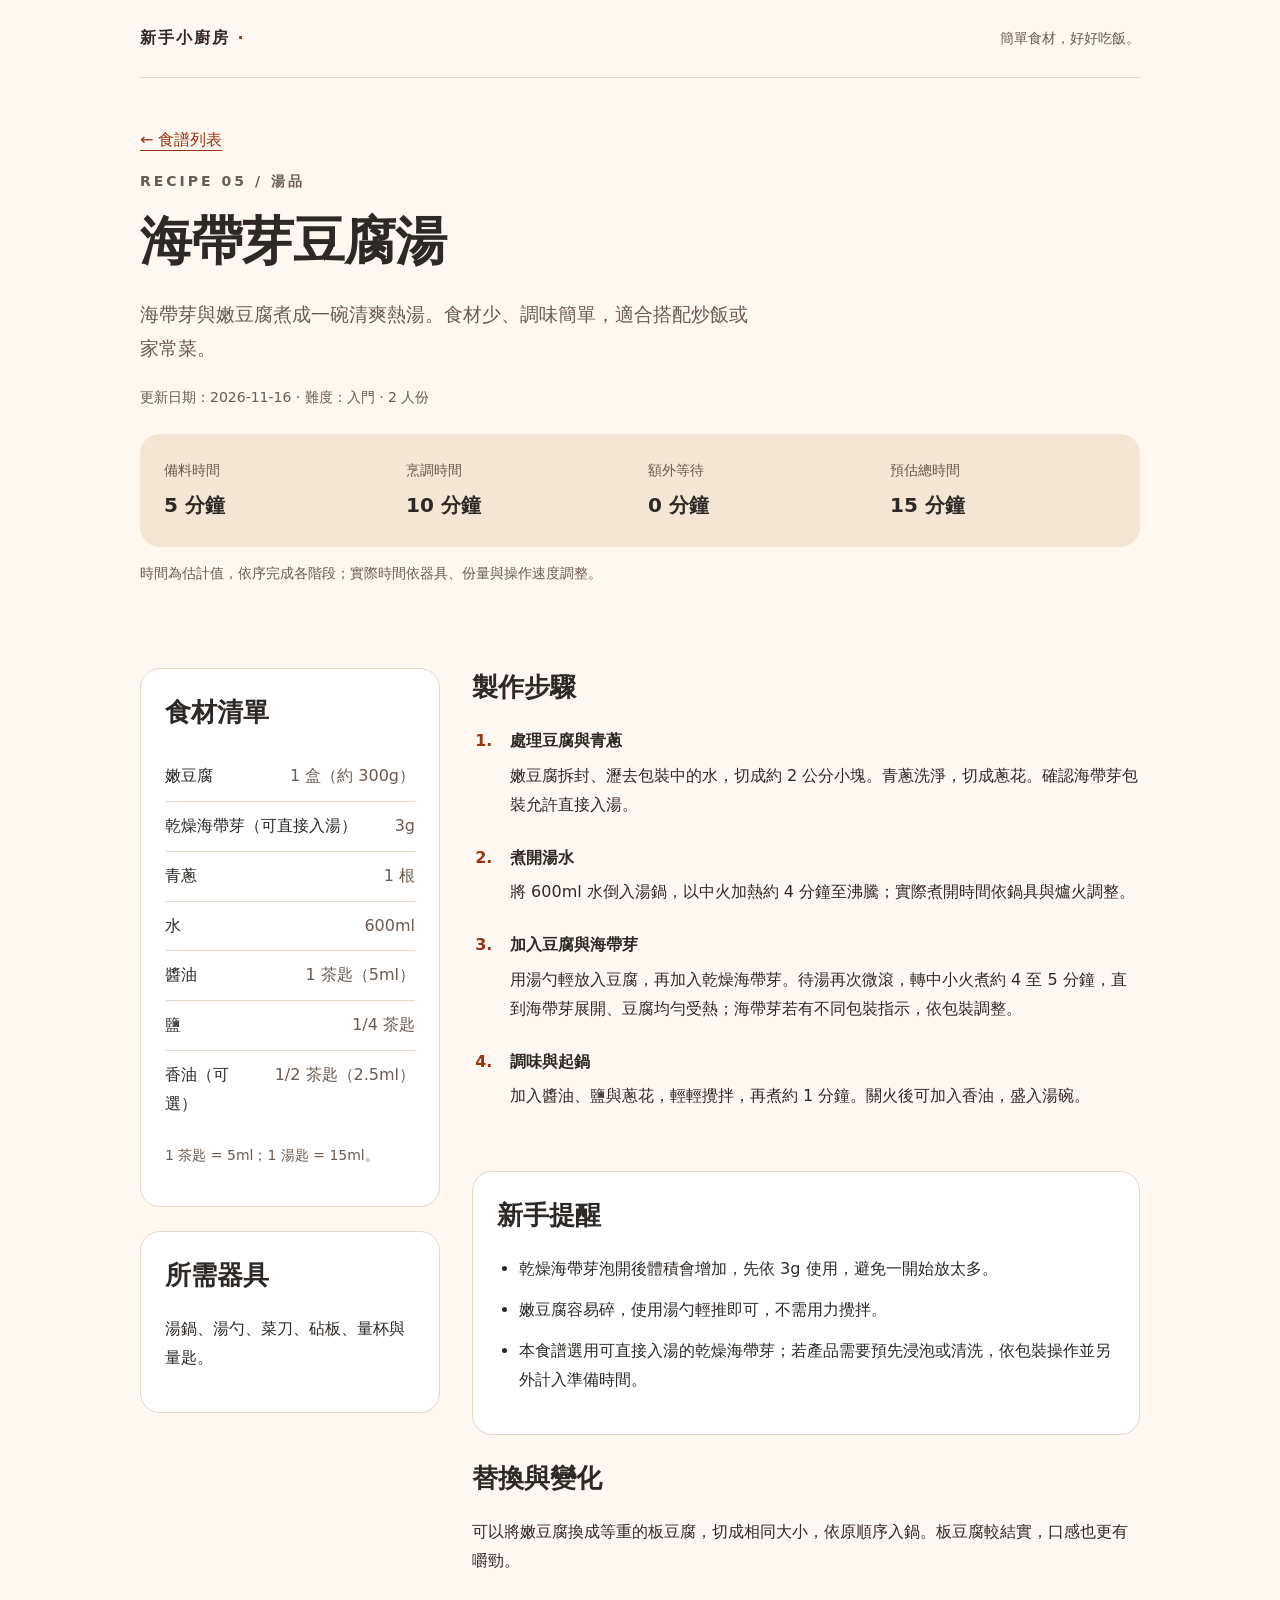
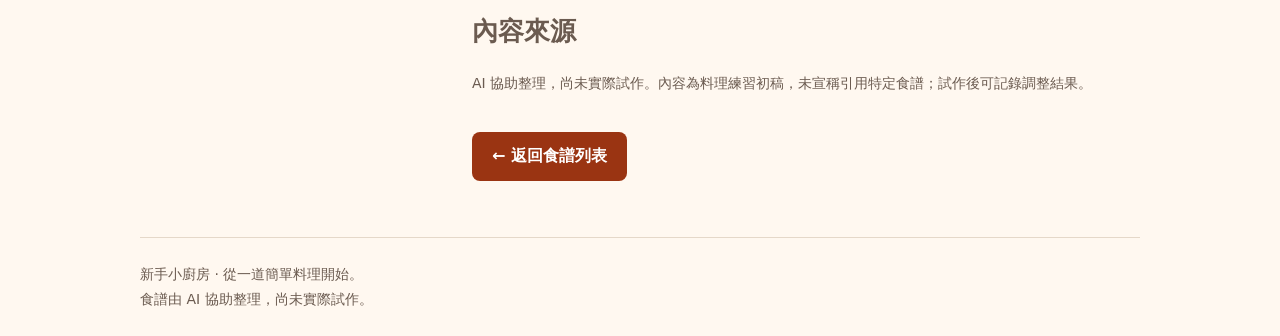
<file: recipes/wakame-tofu-soup.html>
<!doctype html>
<html lang="zh-Hant"><head><meta charset="UTF-8"><meta name="viewport" content="width=device-width, initial-scale=1"><meta name="description" content="新手小廚房：容易上手的家常食譜，清楚列出食材、步驟與新手提醒。"><title>海帶芽豆腐湯｜新手小廚房</title><link rel="stylesheet" href="../styles.css"></head><body><div class="wrap"><header class="masthead"><a class="brand" href="../index.html">新手小廚房<span class="accent"> ·</span></a><span class="small">簡單食材，好好吃飯。</span></header><main><div class="recipe-header"><a href="../index.html">← 食譜列表</a><p class="eyebrow">Recipe 05 / 湯品</p><h1>海帶芽豆腐湯</h1><p class="lead">海帶芽與嫩豆腐煮成一碗清爽熱湯。食材少、調味簡單，適合搭配炒飯或家常菜。</p><p class="small">更新日期：2026-11-16 · 難度：入門 · 2 人份</p><dl class="facts"><div><dt>備料時間</dt><dd>5 分鐘</dd></div><div><dt>烹調時間</dt><dd>10 分鐘</dd></div><div><dt>額外等待</dt><dd>0 分鐘</dd></div><div><dt>預估總時間</dt><dd>15 分鐘</dd></div></dl><p class="small">時間為估計值，依序完成各階段；實際時間依器具、份量與操作速度調整。</p></div><div class="recipe-layout"><aside><section class="panel"><h2>食材清單</h2><ul class="ingredients"><li><span>嫩豆腐</span><span>1 盒（約 300g）</span></li><li><span>乾燥海帶芽（可直接入湯）</span><span>3g</span></li><li><span>青蔥</span><span>1 根</span></li><li><span>水</span><span>600ml</span></li><li><span>醬油</span><span>1 茶匙（5ml）</span></li><li><span>鹽</span><span>1/4 茶匙</span></li><li><span>香油（可選）</span><span>1/2 茶匙（2.5ml）</span></li></ul><p class="small">1 茶匙 = 5ml；1 湯匙 = 15ml。</p></section><section class="panel"><h2>所需器具</h2><p>湯鍋、湯勺、菜刀、砧板、量杯與量匙。</p></section></aside><div><section class="content"><h2>製作步驟</h2><ol class="steps"><li><strong>處理豆腐與青蔥</strong>嫩豆腐拆封、瀝去包裝中的水，切成約 2 公分小塊。青蔥洗淨，切成蔥花。確認海帶芽包裝允許直接入湯。</li><li><strong>煮開湯水</strong>將 600ml 水倒入湯鍋，以中火加熱約 4 分鐘至沸騰；實際煮開時間依鍋具與爐火調整。</li><li><strong>加入豆腐與海帶芽</strong>用湯勺輕放入豆腐，再加入乾燥海帶芽。待湯再次微滾，轉中小火煮約 4 至 5 分鐘，直到海帶芽展開、豆腐均勻受熱；海帶芽若有不同包裝指示，依包裝調整。</li><li><strong>調味與起鍋</strong>加入醬油、鹽與蔥花，輕輕攪拌，再煮約 1 分鐘。關火後可加入香油，盛入湯碗。</li></ol></section><section class="panel"><h2>新手提醒</h2><ul class="tips"><li>乾燥海帶芽泡開後體積會增加，先依 3g 使用，避免一開始放太多。</li><li>嫩豆腐容易碎，使用湯勺輕推即可，不需用力攪拌。</li><li>本食譜選用可直接入湯的乾燥海帶芽；若產品需要預先浸泡或清洗，依包裝操作並另外計入準備時間。</li></ul></section><section class="content"><h2>替換與變化</h2><p>可以將嫩豆腐換成等重的板豆腐，切成相同大小，依原順序入鍋。板豆腐較結實，口感也更有嚼勁。</p></section><section class="content source"><h2>內容來源</h2><p>AI 協助整理，尚未實際試作。內容為料理練習初稿，未宣稱引用特定食譜；試作後可記錄調整結果。</p></section><a class="button" href="../index.html">← 返回食譜列表</a></div></div></main><footer>新手小廚房 · 從一道簡單料理開始。<br>食譜由 AI 協助整理，尚未實際試作。</footer></div></body></html>
</file>
<file: styles.css>
:root{--bg:#FFF8F0;--ink:#2D2926;--accent:#9A3412;--paper:#FFFFFF;--muted:#6b5b50;--line:#e5d8c9;--space:24px;--radius:20px}
*{box-sizing:border-box}html{scroll-behavior:smooth}body{margin:0;background:var(--bg);color:var(--ink);font-family:system-ui,-apple-system,"Microsoft JhengHei",sans-serif;font-size:16px;line-height:1.8}a{color:var(--accent);text-underline-offset:5px}a:focus-visible{outline:3px solid var(--accent);outline-offset:5px}a:hover{text-decoration-thickness:2px}.wrap{width:calc(100% - 40px);max-width:1000px;margin:auto}.masthead{display:flex;justify-content:space-between;align-items:center;padding:24px 0;border-bottom:1px solid var(--line);gap:16px}.brand{font-weight:800;color:var(--ink);text-decoration:none;letter-spacing:2px}.small,.eyebrow{color:var(--muted);font-size:14px}.eyebrow{letter-spacing:3px;font-weight:700;text-transform:uppercase}.hero{padding:72px 0 54px;max-width:780px}h1{font-size:clamp(36px,6vw,64px);line-height:1.22;letter-spacing:-1px;margin:16px 0 24px}h2{font-size:26px;line-height:1.5;margin:0 0 20px}h3{font-size:25px;margin:12px 0}.lead{font-size:19px;color:var(--muted);max-width:620px}.accent{color:var(--accent)}.section-head{display:flex;align-items:baseline;justify-content:space-between;gap:16px;margin-bottom:20px}.section-head h2{margin:0}.grid{display:grid;grid-template-columns:repeat(2,minmax(0,1fr));gap:var(--space)}.card{background:var(--paper);border:1px solid var(--line);border-radius:var(--radius);overflow:hidden}.card-top{padding:24px 28px;background:#f4e6d5;display:flex;align-items:center;justify-content:space-between;min-height:110px}.card:nth-child(2) .card-top{background:#e9eddf}.number{font-size:46px;line-height:1;font-family:Georgia,serif;color:var(--accent)}.tag{font-size:14px;border:1px solid currentColor;border-radius:30px;padding:3px 12px;color:var(--accent)}.card-body{padding:28px}.card-body p{color:var(--muted)}.meta{display:flex;gap:8px 16px;flex-wrap:wrap;font-size:14px;color:var(--muted);margin:20px 0}.button{display:inline-block;background:var(--accent);color:white;padding:10px 20px;border-radius:8px;text-decoration:none;font-weight:700}.note{border-left:3px solid var(--accent);padding:4px 0 4px 20px;margin:40px 0;color:var(--muted)}footer{border-top:1px solid var(--line);padding:24px 0;margin-top:56px;color:var(--muted);font-size:14px}.recipe-header{padding:48px 0 28px}.recipe-header h1{font-size:clamp(36px,6vw,52px)}.facts{display:grid;grid-template-columns:repeat(4,minmax(0,1fr));gap:16px;padding:24px;background:#f4e6d5;border-radius:var(--radius);margin:24px 0 12px}.facts dt{font-size:14px;color:var(--muted)}.facts dd{margin:4px 0 0;font-size:20px;font-weight:700}.recipe-layout{display:grid;grid-template-columns:300px minmax(0,1fr);gap:32px;margin-top:40px}.panel{background:white;border:1px solid var(--line);border-radius:var(--radius);padding:24px;margin-bottom:24px}section.content{margin-bottom:36px}.ingredients{list-style:none;padding:0;margin:0}.ingredients li{display:flex;justify-content:space-between;gap:16px;padding:10px 0;border-bottom:1px solid var(--line)}.ingredients li:last-child{border:0}.ingredients span:last-child{white-space:nowrap;color:var(--muted)}.steps{padding-left:26px}.steps li{padding:0 0 24px 12px}.steps li::marker{color:var(--accent);font-weight:800}.steps strong{display:block;margin-bottom:6px}.tips{padding-left:22px}.tips li{margin:12px 0}.source{font-size:14px;color:var(--muted)}
@media(max-width:680px){.wrap{width:calc(100% - 32px)}.masthead{padding:18px 0}.masthead .small{font-size:12px}.hero{padding:44px 0 32px}.grid,.recipe-layout{grid-template-columns:1fr}.facts{grid-template-columns:repeat(2,minmax(0,1fr));padding:20px}.recipe-layout{gap:8px;margin-top:28px}.card-body{padding:24px}.section-head{align-items:flex-start}.section-head .small{max-width:100px;text-align:right}.recipe-header{padding-top:32px}footer{margin-top:40px}}

[hidden]{display:none!important}.search-box{margin:0 0 28px;padding:24px;border:1px solid var(--line);border-radius:var(--radius);background:var(--paper)}.search-box label{display:block;font-weight:700;margin-bottom:10px}.search-row{display:flex;gap:12px}.search-row input{flex:1;min-width:0;width:100%;font:inherit;padding:12px;border:1px solid var(--muted);border-radius:8px;color:var(--ink);background:var(--paper)}.search-row button{font:inherit;padding:10px 16px;border:1px solid var(--accent);border-radius:8px;background:var(--accent);color:white;cursor:pointer;white-space:nowrap}.search-row :focus-visible{outline:3px solid var(--accent);outline-offset:3px}#search-status{margin-bottom:0;font-weight:700}#search-help{margin-bottom:8px}@media(max-width:480px){.search-box{padding:18px}.search-row{flex-direction:column}.search-row button{align-self:flex-start}}
</file>
